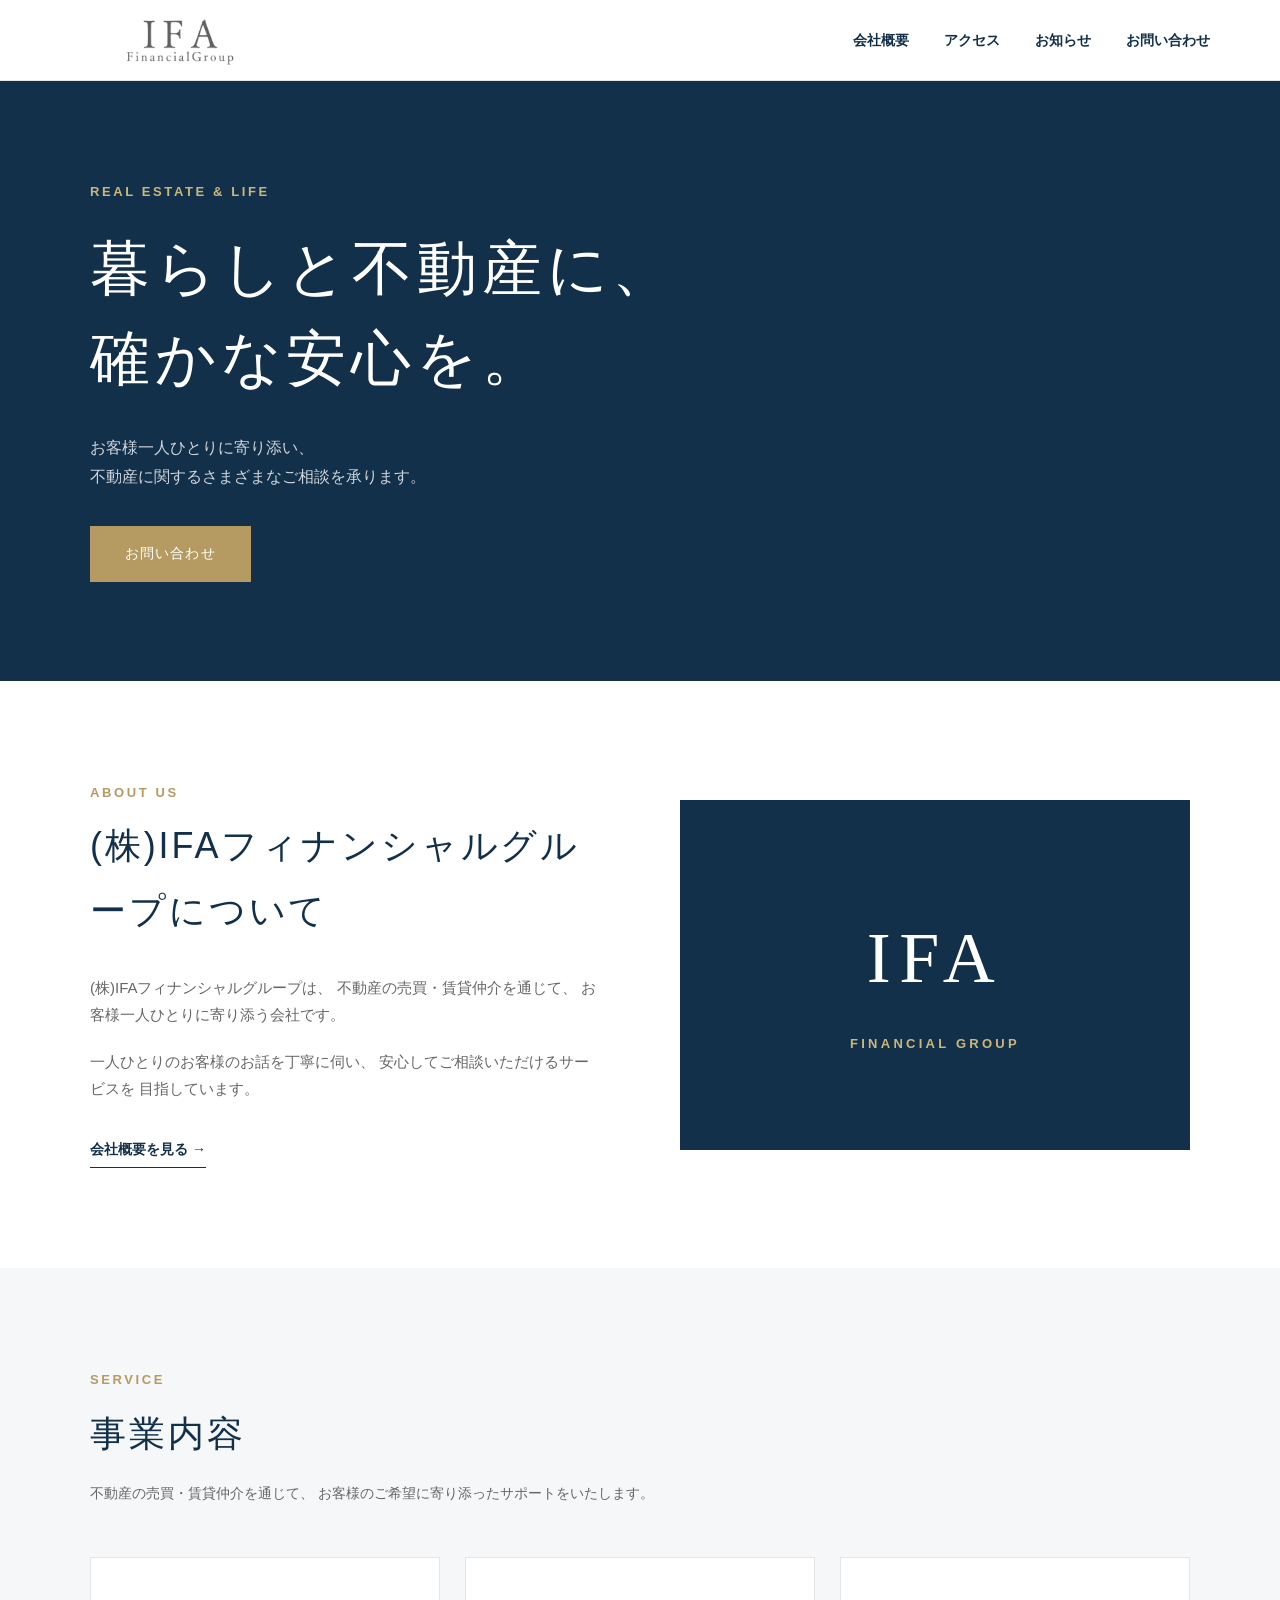
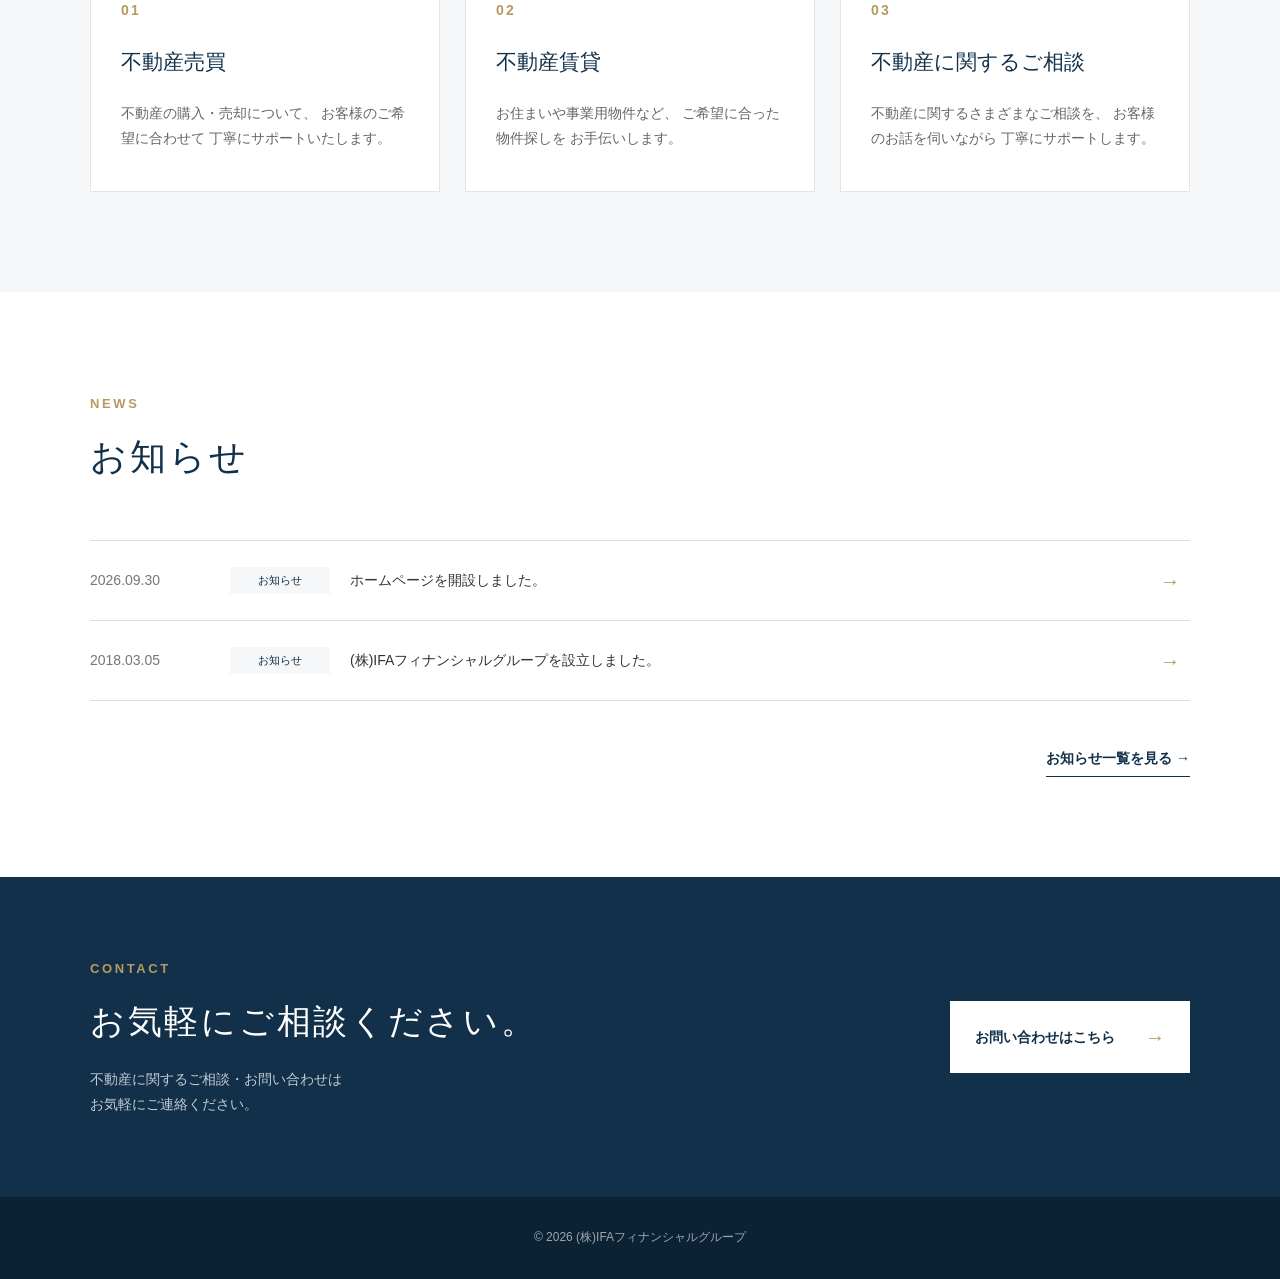
<file: index.html>
<!DOCTYPE html>
<html lang="ja">

<head>
    <meta charset="UTF-8">
    <meta name="viewport" content="width=device-width, initial-scale=1.0">

    <title>(株)IFAフィナンシャルグループ｜不動産</title>

    <link rel="stylesheet" href="css/style.css">
    <link rel="icon" type="image/png" href="favicon.png">
</head>

<body>

    <!-- ヘッダー -->
    <header class="header">

        <div class="header-inner">

            <!-- ロゴ -->
            <a href="index.html" class="logo">
                <img src="logo.png" alt="株式会社IFAフィナンシャルグループ">
            </a>


            <!-- ナビゲーション -->
            <nav class="nav">
                <ul>
                    <li><a href="company.html">会社概要</a></li>
                    <li><a href="access.html">アクセス</a></li>
                    <li><a href="news.html">お知らせ</a></li>
                    <li><a href="contact.html">お問い合わせ</a></li>
                </ul>
            </nav>

        </div>

    </header>


    <!-- メイン -->
    <main>

        <section class="hero">

            <div class="hero-inner">

                <p class="hero-label">REAL ESTATE &amp; LIFE</p>

                <h1>
                    暮らしと不動産に、<br>
                    確かな安心を。
                </h1>

                <p class="hero-text">
                    お客様一人ひとりに寄り添い、<br>
                    不動産に関するさまざまなご相談を承ります。
                </p>

                <a href="contact.html" class="button">
                    お問い合わせ
                </a>

            </div>

        </section>
        <!-- 会社紹介 -->
        <section class="about">

            <div class="about-inner">

                <div class="about-text">

                    <p class="section-label">
                        ABOUT US
                    </p>

                    <h2>
                        (株)IFAフィナンシャルグループについて
                    </h2>

                    <p>
                        (株)IFAフィナンシャルグループは、
                        不動産の売買・賃貸仲介を通じて、
                        お客様一人ひとりに寄り添う会社です。
                    </p>

                    <p>
                        一人ひとりのお客様のお話を丁寧に伺い、
                        安心してご相談いただけるサービスを
                        目指しています。
                    </p>

                    <a href="company.html" class="text-link">
                        会社概要を見る →
                    </a>

                </div>


               <div class="about-box">
    <div class="about-box-inner">
        <span>IFA</span>
        <p>FINANCIAL GROUP</p>
    </div>
</div>

            </div>

        </section>
        <!-- 事業内容 -->
        <section class="service">

            <div class="service-inner">

                <div class="section-heading">

                    <p class="section-label">
                        SERVICE
                    </p>

                    <h2>
                        事業内容
                    </h2>

                    <p>
                        不動産の売買・賃貸仲介を通じて、
                        お客様のご希望に寄り添ったサポートをいたします。
                    </p>

                </div>


                <div class="service-list">

                    <!-- 売買 -->
                    <article class="service-card">

                        <p class="service-number">
                            01
                        </p>

                        <h3>
                            不動産売買
                        </h3>

                        <p>
                            不動産の購入・売却について、
                            お客様のご希望に合わせて
                            丁寧にサポートいたします。
                        </p>

                    </article>


                    <!-- 賃貸 -->
                    <article class="service-card">

                        <p class="service-number">
                            02
                        </p>

                        <h3>
                            不動産賃貸
                        </h3>

                        <p>
                            お住まいや事業用物件など、
                            ご希望に合った物件探しを
                            お手伝いします。
                        </p>

                    </article>


                    <!-- 管理 -->
                    <article class="service-card">

                        <p class="service-number">
                            03
                        </p>

                        <h3>
                            不動産に関するご相談
                        </h3>

                        <p>
                            不動産に関するさまざまなご相談を、
                            お客様のお話を伺いながら
                            丁寧にサポートします。
                        </p>

                    </article>

                </div>

            </div>

        </section>
        <!-- お知らせ -->
        <section class="news">

            <div class="news-inner">

                <div class="section-heading">

                    <p class="section-label">
                        NEWS
                    </p>

                    <h2>
                        お知らせ
                    </h2>

                </div>


                <div class="news-list">

                    <a href="news.html" class="news-item">

                        <time datetime="2026-09-30">
                            2026.09.30
                        </time>

                        <span class="news-category">
                            お知らせ
                        </span>

                        <p>
                            ホームページを開設しました。
                        </p>

                        <span class="news-arrow">
                            →
                        </span>

                    </a>

                    <a href="news.html" class="news-item">

                        <time datetime="2018-03-05">
                            2018.03.05
                        </time>

                        <span class="news-category">
                            お知らせ
                        </span>

                        <p>
                            (株)IFAフィナンシャルグループを設立しました。
                        </p>

                        <span class="news-arrow">
                            →
                        </span>

                    </a>

                </div>


                <div class="news-more">

                    <a href="news.html" class="text-link">
                        お知らせ一覧を見る →
                    </a>

                </div>

            </div>

        </section>
        <!-- お問い合わせ -->
        <section class="contact">

            <div class="contact-inner">

                <div class="contact-text">

                    <p class="section-label">
                        CONTACT
                    </p>

                    <h2>
                        お気軽にご相談ください。
                    </h2>

                    <p>
                        不動産に関するご相談・お問い合わせは<br>
                        お気軽にご連絡ください。
                    </p>

                </div>


                <a href="contact.html" class="contact-button">
                    お問い合わせはこちら
                    <span>→</span>
                </a>

            </div>

        </section>

    </main>


    <!-- フッター -->
    <footer class="footer">

        <p>&copy; 2026 (株)IFAフィナンシャルグループ</p>

    </footer>

</body>

</html>
</file>
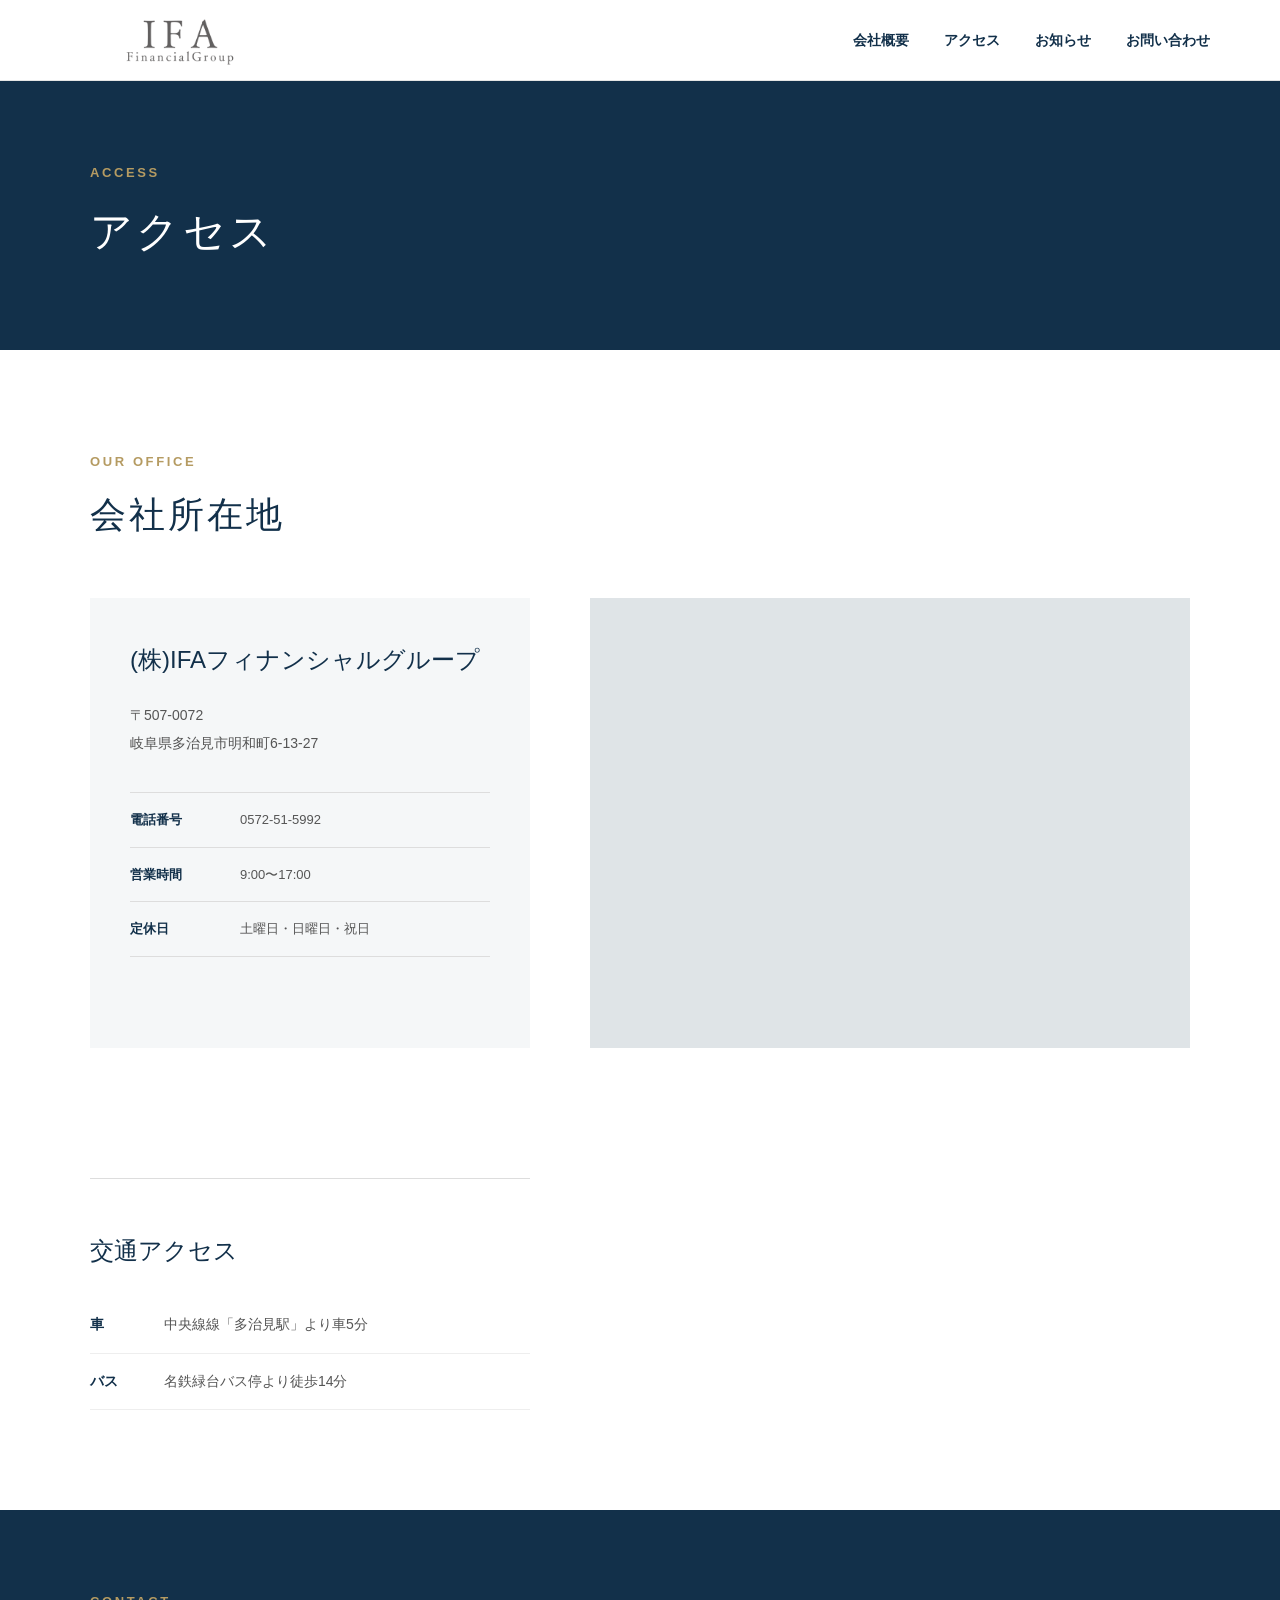
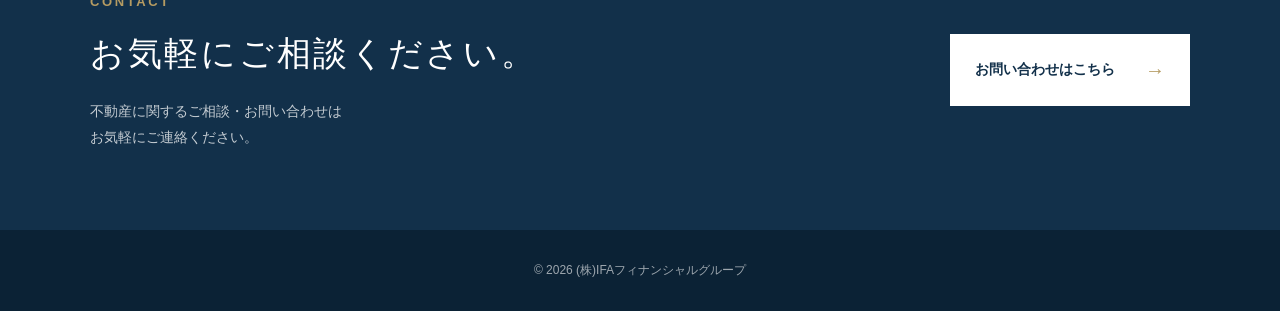
<file: access.html>
<!DOCTYPE html>
<html lang="ja">

<head>

    <meta charset="UTF-8">

    <meta name="viewport"
          content="width=device-width, initial-scale=1.0">

    <title>アクセス｜(株)IFAフィナンシャルグループ</title>

    <link rel="stylesheet" href="css/style.css">
    <link rel="icon" type="image/png" href="favicon.png">

</head>


<body>

    <!-- ヘッダー -->

    <header class="header">

        <div class="header-inner">

            <a href="index.html" class="logo">
    <img src="logo.png" alt="株式会社IFAフィナンシャルグループ">
</a>



            <nav class="nav">

                <ul>

                    <li>
                        <a href="company.html">
                            会社概要
                        </a>
                    </li>

                    <li>
                        <a href="access.html">
                            アクセス
                        </a>
                    </li>

                    <li>
                        <a href="news.html">
                            お知らせ
                        </a>
                    </li>

                    <li>
                        <a href="contact.html">
                            お問い合わせ
                        </a>
                    </li>

                </ul>

            </nav>

        </div>

    </header>


    <!-- メイン -->

    <main>

        <!-- ページタイトル -->

        <section class="page-header">

            <div class="page-header-inner">

                <p class="section-label">
                    ACCESS
                </p>

                <h1>
                    アクセス
                </h1>

            </div>

        </section>


        <!-- アクセス情報 -->

        <section class="access">

            <div class="access-inner">

                <div class="section-heading">

                    <p class="section-label">
                        OUR OFFICE
                    </p>

                    <h2>
                        会社所在地
                    </h2>

                </div>


                <div class="access-content">

                    <!-- 会社情報 -->

                    <div class="access-info">

                        <h3>
                            (株)IFAフィナンシャルグループ
                        </h3>

                        <p>
                            〒507-0072<br>
                            岐阜県多治見市明和町6-13-27
                        </p>


                        <dl>

                            <div>
                                <dt>電話番号</dt>
                                <dd>0572-51-5992</dd>
                            </div>

                            <div>
                                <dt>営業時間</dt>
                                <dd>9:00〜17:00</dd>
                            </div>

                            <div>
                                <dt>定休日</dt>
                                <dd>土曜日・日曜日・祝日</dd>
                            </div>

                        </dl>

                    </div>


                    <!-- 地図の仮エリア -->

                   <div class="map-placeholder">

    <iframe
        src="https://www.google.com/maps/embed?pb=!1m18!1m12!1m3!1d3253.8314206839605!2d137.10827391177477!3d35.35982977257884!2m3!1f0!2f0!3f0!3m2!1i1024!2i768!4f13.1!3m3!1m2!1s0x60036ba741036ac9%3A0x332faf86c6fa8196!2z44CSNTA3LTAwNzIg5bKQ6Zic55yM5aSa5rK76KaL5biC5piO5ZKM55S677yW5LiB55uuMTPiiJLvvJLvvJc!5e0!3m2!1sja!2sjp!4v1790832147980!5m2!1sja!2sjp"
        width="600"
        height="450"
        style="border:0;"
        allowfullscreen=""
        loading="lazy"
        referrerpolicy="strict-origin-when-cross-origin">
    </iframe>

</div>



                <!-- 交通アクセス -->

                <div class="transport">

                    <h3>
                        交通アクセス
                    </h3>

                    <ul>

                        <li>
                            <strong>車</strong>
                            中央線線「多治見駅」より車5分
                        </li>

                        <li>
                            <strong>バス</strong>
                            名鉄緑台バス停より徒歩14分
                        </li>

                    </ul>

                </div>

            </div>

        </section>


        <!-- お問い合わせ -->

        <section class="contact">

            <div class="contact-inner">

                <div class="contact-text">

                    <p class="section-label">
                        CONTACT
                    </p>

                    <h2>
                        お気軽にご相談ください。
                    </h2>

                    <p>
                        不動産に関するご相談・お問い合わせは<br>
                        お気軽にご連絡ください。
                    </p>

                </div>


                <a href="contact.html"
                   class="contact-button">

                    お問い合わせはこちら
                    <span>→</span>

                </a>

            </div>

        </section>

    </main>


    <!-- フッター -->

    <footer class="footer">

        <p>
            &copy; 2026 (株)IFAフィナンシャルグループ
        </p>

    </footer>

</body>

</html>
</file>
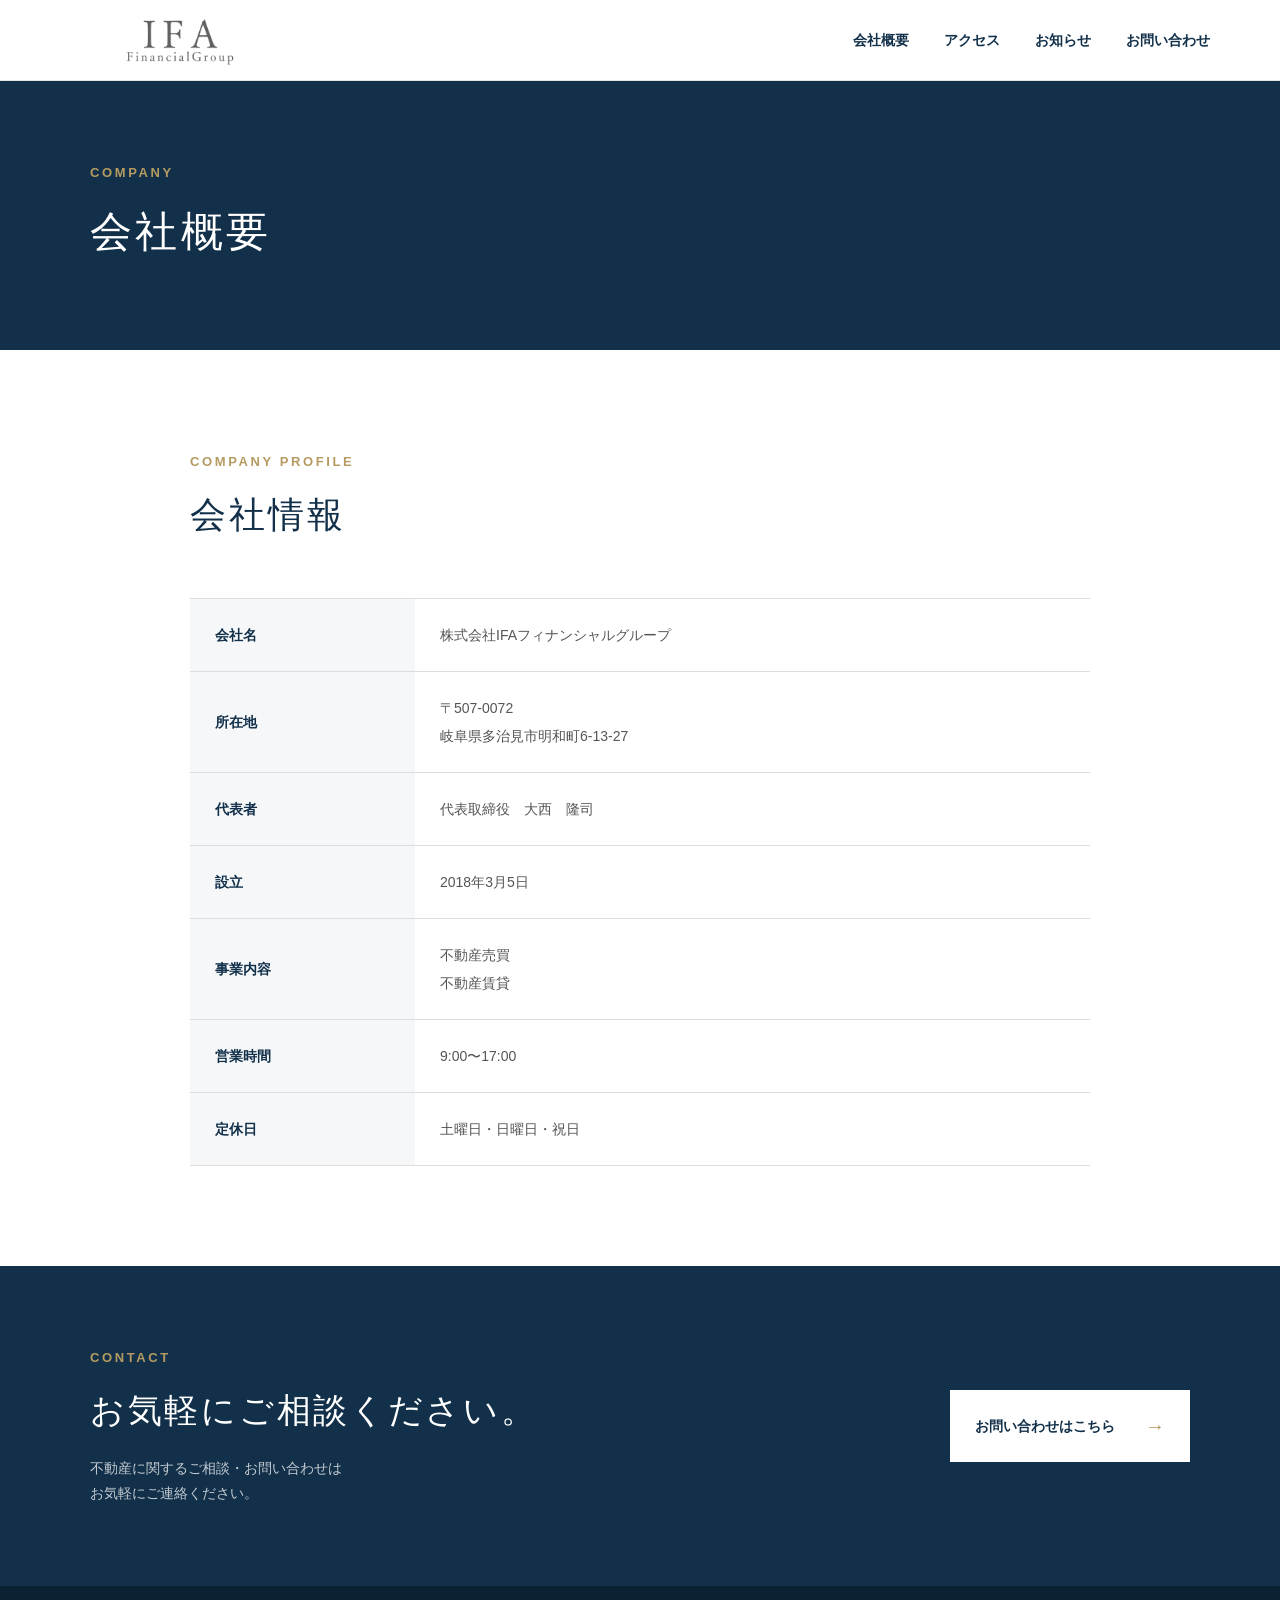
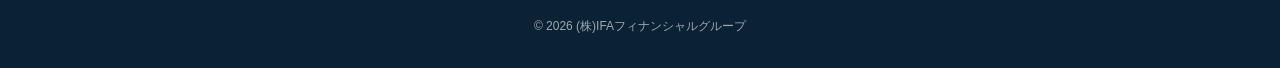
<file: company.html>
<!DOCTYPE html>
<html lang="ja">

<head>

    <meta charset="UTF-8">

    <meta name="viewport"
          content="width=device-width, initial-scale=1.0">

    <title>会社概要｜(株)IFAフィナンシャルグループ</title>

    <link rel="stylesheet" href="css/style.css">
    <link rel="icon" type="image/png" href="favicon.png">

</head>


<body>

    <!-- ヘッダー -->

    <header class="header">

        <div class="header-inner">

           <a href="index.html" class="logo">
    <img src="logo.png" alt="株式会社IFAフィナンシャルグループ">
</a>



            <nav class="nav">

                <ul>

                    <li>
                        <a href="company.html">
                            会社概要
                        </a>
                    </li>

                    <li>
                        <a href="access.html">
                            アクセス
                        </a>
                    </li>

                    <li>
                        <a href="news.html">
                            お知らせ
                        </a>
                    </li>

                    <li>
                        <a href="contact.html">
                            お問い合わせ
                        </a>
                    </li>

                </ul>

            </nav>

        </div>

    </header>


    <!-- メイン -->

    <main>

        <section class="page-header">

            <div class="page-header-inner">

                <p class="section-label">
                    COMPANY
                </p>

                <h1>
                    会社概要
                </h1>

            </div>

        </section>


        <section class="company">

            <div class="company-inner">

                <div class="section-heading">

                    <p class="section-label">
                        COMPANY PROFILE
                    </p>

                    <h2>
                        会社情報
                    </h2>

                </div>


                <table class="company-table">

                    <tr>
                        <th>会社名</th>
                        <td>株式会社IFAフィナンシャルグループ</td>
                    </tr>

                    <tr>
                        <th>所在地</th>
                        <td>
                            〒507-0072<br>
                            岐阜県多治見市明和町6-13-27
                        </td>
                    </tr>

                    <tr>
                        <th>代表者</th>
                        <td>代表取締役　大西　隆司</td>
                    </tr>

                    <tr>
                        <th>設立</th>
                        <td>2018年3月5日</td>
                    </tr>

                    <tr>
                        <th>事業内容</th>
                        <td>
                            不動産売買<br>
                            不動産賃貸<br>                    
                        </td>
                    </tr>

                    <tr>
                        <th>営業時間</th>
                        <td>
                            9:00〜17:00
                        </td>
                    </tr>

                    <tr>
                        <th>定休日</th>
                        <td>
                            土曜日・日曜日・祝日
                        </td>
                    </tr>

                </table>

            </div>

        </section>


        <!-- お問い合わせ -->

        <section class="contact">

            <div class="contact-inner">

                <div class="contact-text">

                    <p class="section-label">
                        CONTACT
                    </p>

                    <h2>
                        お気軽にご相談ください。
                    </h2>

                    <p>
                        不動産に関するご相談・お問い合わせは<br>
                        お気軽にご連絡ください。
                    </p>

                </div>


                <a href="contact.html"
                   class="contact-button">

                    お問い合わせはこちら
                    <span>→</span>

                </a>

            </div>

        </section>

    </main>


    <!-- フッター -->

    <footer class="footer">

        <p>
            &copy; 2026 (株)IFAフィナンシャルグループ
        </p>

    </footer>

</body>

</html>
</file>
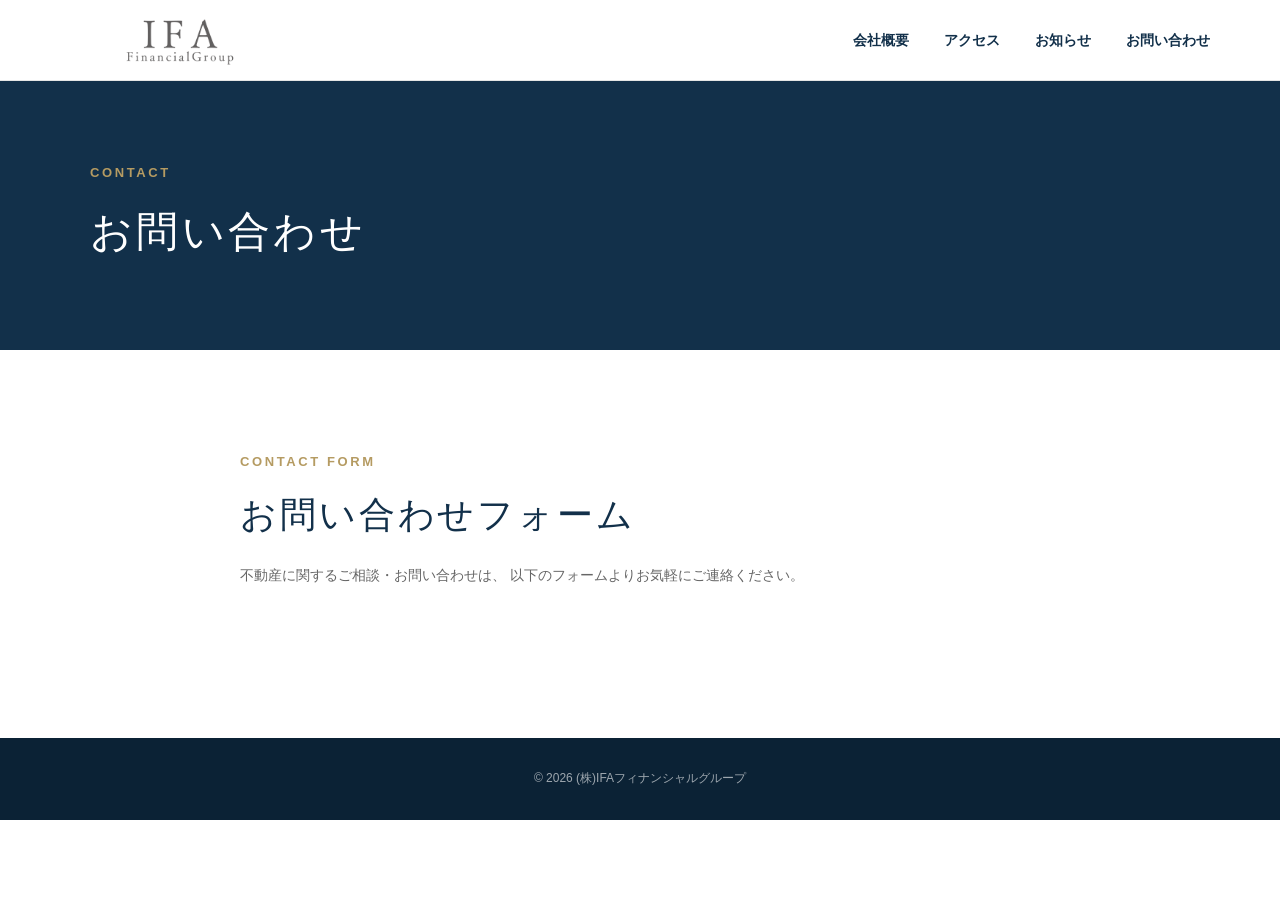
<file: contact.html>
<!DOCTYPE html>
<html lang="ja">

<head>

    <meta charset="UTF-8">

    <meta name="viewport"
          content="width=device-width, initial-scale=1.0">

    <title>お問い合わせ｜(株)IFAフィナンシャルグループ</title>

    <link rel="stylesheet" href="css/style.css">
    <link rel="icon" type="image/png" href="favicon.png">

</head>


<body>

    <!-- ヘッダー -->

    <header class="header">

        <div class="header-inner">

            <a href="index.html" class="logo">
    <img src="logo.png" alt="株式会社IFAフィナンシャルグループ">
</a>



            <nav class="nav">

                <ul>

                    <li>
                        <a href="company.html">
                            会社概要
                        </a>
                    </li>

                    <li>
                        <a href="access.html">
                            アクセス
                        </a>
                    </li>

                    <li>
                        <a href="news.html">
                            お知らせ
                        </a>
                    </li>

                    <li>
                        <a href="contact.html">
                            お問い合わせ
                        </a>
                    </li>

                </ul>

            </nav>

        </div>

    </header>


    <!-- メイン -->

    <main>

        <!-- ページタイトル -->

        <section class="page-header">

            <div class="page-header-inner">

                <p class="section-label">
                    CONTACT
                </p>

                <h1>
                    お問い合わせ
                </h1>

            </div>

        </section>


        <!-- お問い合わせフォーム -->

        <section class="contact-page">

            <div class="contact-page-inner">

                <div class="section-heading">

                    <p class="section-label">
                        CONTACT FORM
                    </p>

                    <h2>
                        お問い合わせフォーム
                    </h2>

                    <p>
                        不動産に関するご相談・お問い合わせは、
                        以下のフォームよりお気軽にご連絡ください。
                    </p>

                </div>


             <script src="https://sdk.form.run/js/v2/embed.js"></script>
<div
  class="formrun-embed"
  data-formrun-form="@yahoo-atp2a7kmldL45uQkatyQ"
  data-formrun-redirect="true"
></div>

            </div>

        </section>

    </main>


    <!-- フッター -->

    <footer class="footer">

        <p>
            &copy; 2026 (株)IFAフィナンシャルグループ
        </p>

    </footer>

</body>

</html>
</file>
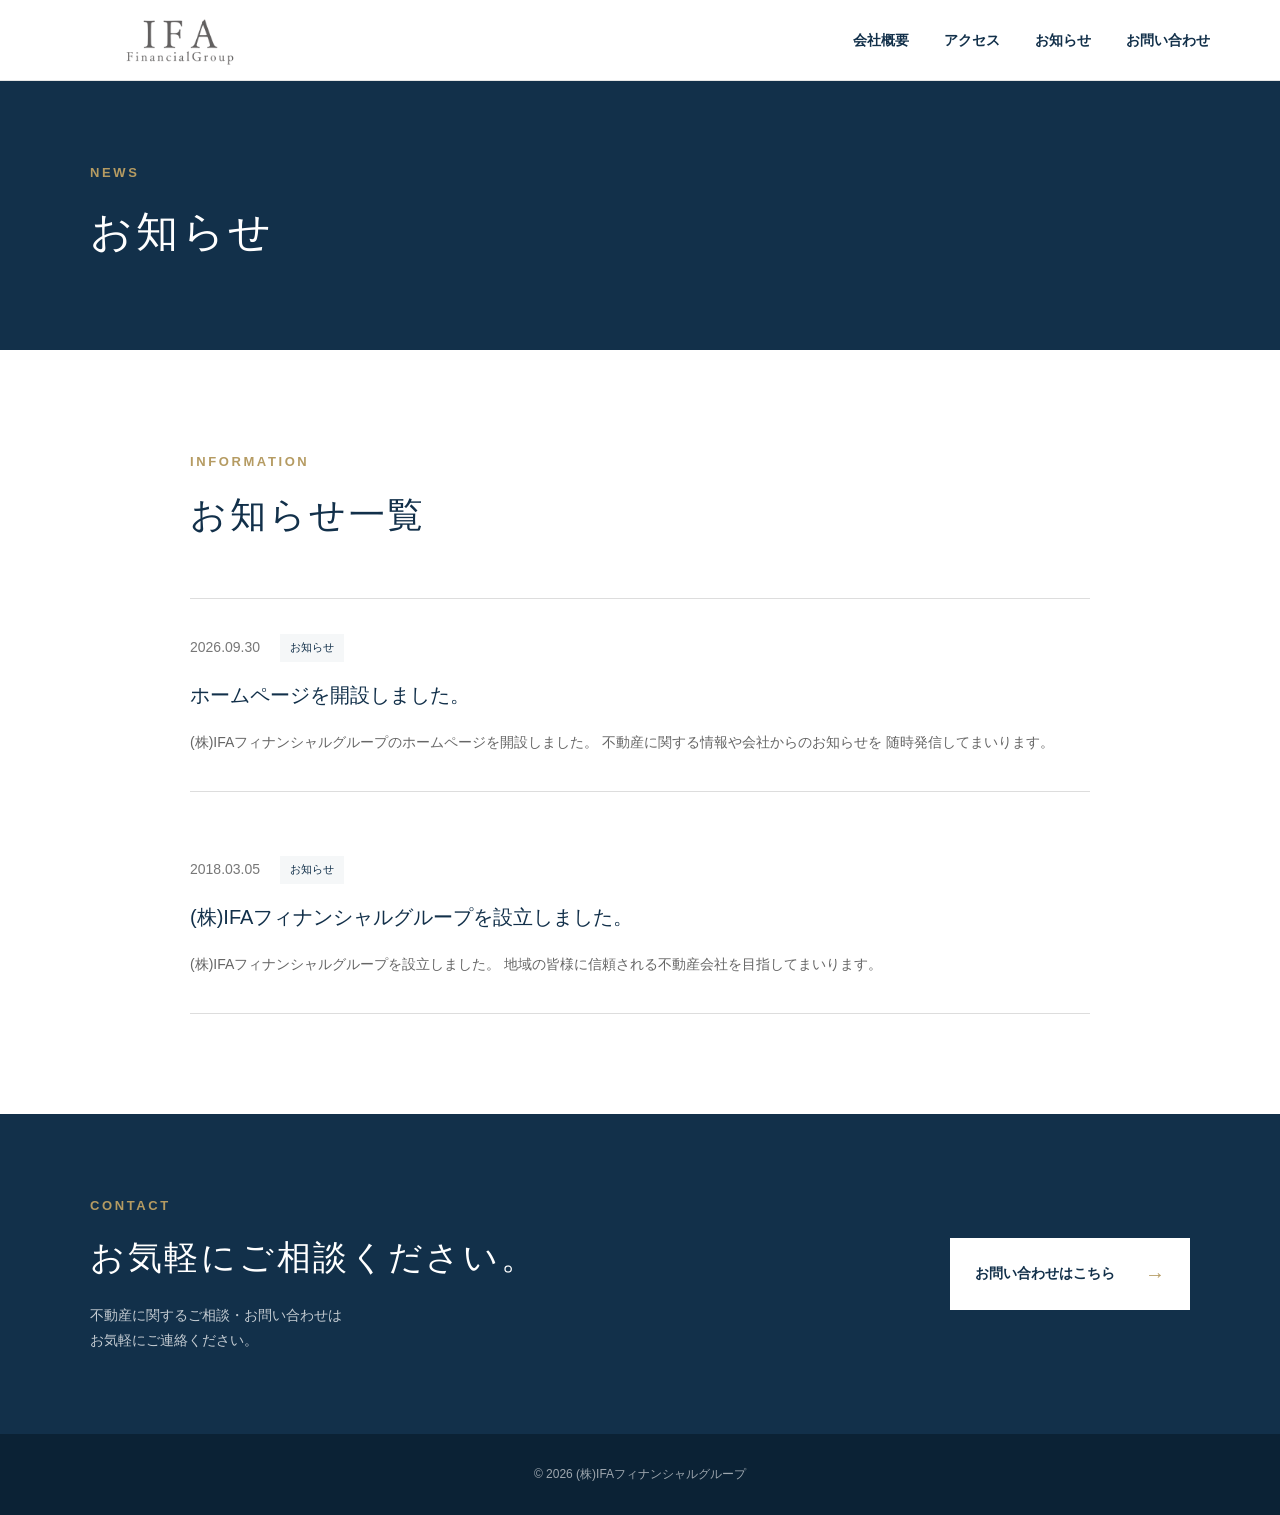
<file: news.html>
<!DOCTYPE html>
<html lang="ja">

<head>

    <meta charset="UTF-8">

    <meta name="viewport"
          content="width=device-width, initial-scale=1.0">

    <title>お知らせ｜(株)IFAフィナンシャルグループ</title>

    <link rel="stylesheet" href="css/style.css">
    <link rel="icon" type="image/png" href="favicon.png">

</head>


<body>

    <!-- ヘッダー -->

    <header class="header">

        <div class="header-inner">

            <a href="index.html" class="logo">
    <img src="logo.png" alt="株式会社IFAフィナンシャルグループ">
</a>



            <nav class="nav">

                <ul>

                    <li>
                        <a href="company.html">
                            会社概要
                        </a>
                    </li>

                    <li>
                        <a href="access.html">
                            アクセス
                        </a>
                    </li>

                    <li>
                        <a href="news.html">
                            お知らせ
                        </a>
                    </li>

                    <li>
                        <a href="contact.html">
                            お問い合わせ
                        </a>
                    </li>

                </ul>

            </nav>

        </div>

    </header>


    <!-- メイン -->

    <main>

        <!-- ページタイトル -->

        <section class="page-header">

            <div class="page-header-inner">

                <p class="section-label">
                    NEWS
                </p>

                <h1>
                    お知らせ
                </h1>

            </div>

        </section>


        <!-- お知らせ一覧 -->

        <section class="news-page">

            <div class="news-page-inner">

                <div class="section-heading">

                    <p class="section-label">
                        INFORMATION
                    </p>

                    <h2>
                        お知らせ一覧
                    </h2>

                </div>


                <div class="news-page-list">


                    <article class="news-page-item">

                        <div class="news-page-meta">

                            <time datetime="2026-09-30">
                                2026.09.30
                            </time>

                            <span class="news-category">
                                お知らせ
                            </span>

                        </div>

                        <h3>
                            ホームページを開設しました。
                        </h3>

                        <p>
                            (株)IFAフィナンシャルグループのホームページを開設しました。
                            不動産に関する情報や会社からのお知らせを
                            随時発信してまいります。
                        </p>

                    </article>
                    　  <article class="news-page-item">

                        <div class="news-page-meta">

                            <time datetime="2026-09-01">
                                2018.03.05
                            </time>

                            <span class="news-category">
                                お知らせ
                            </span>

                        </div>

                        <h3>
                            (株)IFAフィナンシャルグループを設立しました。
                        </h3>

                        <p>
                            (株)IFAフィナンシャルグループを設立しました。
                            地域の皆様に信頼される不動産会社を目指してまいります。
                        </p>

                    </article>


                </div>

            </div>

        </section>


        <!-- お問い合わせ -->

        <section class="contact">

            <div class="contact-inner">

                <div class="contact-text">

                    <p class="section-label">
                        CONTACT
                    </p>

                    <h2>
                        お気軽にご相談ください。
                    </h2>

                    <p>
                        不動産に関するご相談・お問い合わせは<br>
                        お気軽にご連絡ください。
                    </p>

                </div>


                <a href="contact.html"
                   class="contact-button">

                    お問い合わせはこちら
                    <span>→</span>

                </a>

            </div>

        </section>

    </main>


    <!-- フッター -->

    <footer class="footer">

        <p>
            &copy; 2026 (株)IFAフィナンシャルグループ
        </p>

    </footer>

</body>

</html>
</file>
<file: css/style.css>
/* =========================
   基本設定
========================= */

* {
    box-sizing: border-box;
    margin: 0;
    padding: 0;
}

body {
    color: #333;
    background-color: #fff;
    font-family:
        "Yu Gothic",
        "Hiragino Kaku Gothic ProN",
        Meiryo,
        sans-serif;
    line-height: 1.8;
}

a {
    color: inherit;
    text-decoration: none;
}

ul {
    list-style: none;
}


/* =========================
   ヘッダー
========================= */

.header {
    background-color: #fff;
    border-bottom: 1px solid #e5e5e5;
}

.header-inner {
    max-width: 1200px;
    height: 80px;
    margin: 0 auto;

    display: flex;
    align-items: center;
    justify-content: space-between;

    padding: 0 30px;
}


/* ロゴ */

.logo {
    display: flex;
    align-items: center;
    height: 80px;
}

.logo img {
    max-height: 55px;
    width: auto;
    display: block;
}


/* メニュー */

.nav ul {
    display: flex;
    align-items: center;
    gap: 35px;
}

.nav a {
    color: #12304a;
    font-size: 14px;
    font-weight: bold;

    transition: 0.3s;
}

.nav a:hover {
    color: #b59b62;
}


/* =========================
   メインビジュアル
========================= */

.hero {
    min-height: 600px;

    display: flex;
    align-items: center;

    background-color: #12304a;
}

.hero-inner {
    width: 1100px;
    max-width: 90%;
    margin: 0 auto;

    color: #fff;
}

.hero-label {
    margin-bottom: 20px;

    color: #cbb77c;
    font-size: 13px;
    font-weight: bold;
    letter-spacing: 0.2em;
}

.hero h1 {
    margin-bottom: 30px;

    font-size: 60px;
    font-weight: normal;
    line-height: 1.5;
    letter-spacing: 0.08em;
}

.hero-text {
    margin-bottom: 35px;

    color: rgba(255, 255, 255, 0.8);
}


/* ボタン */

.button {
    display: inline-block;

    padding: 15px 35px;

    color: #fff;
    background-color: #b59b62;

    font-size: 14px;
    letter-spacing: 0.08em;

    transition: 0.3s;
}

.button:hover {
    background-color: #9d844e;
}


/* =========================
   フッター
========================= */

.footer {
    padding: 30px;

    color: rgba(255, 255, 255, 0.6);
    background-color: #0b2235;

    text-align: center;
    font-size: 12px;
}
/* =========================
   会社紹介
========================= */

.about {
    padding: 100px 0;
    background-color: #fff;
}

.about-inner {
    width: 1100px;
    max-width: 90%;
    margin: 0 auto;

    display: grid;
    grid-template-columns: 1fr 1fr;
    gap: 80px;

    align-items: center;
}

.section-label {
    margin-bottom: 10px;

    color: #b59b62;
    font-size: 13px;
    font-weight: bold;
    letter-spacing: 0.2em;
}

.about-text h2 {
    margin-bottom: 30px;

    color: #12304a;
    font-size: 36px;
    font-weight: normal;
    letter-spacing: 0.08em;
}

.about-text p:not(.section-label) {
    margin-bottom: 20px;

    color: #666;
    font-size: 15px;
}

.text-link {
    display: inline-block;

    margin-top: 15px;
    padding-bottom: 5px;

    color: #12304a;

    border-bottom: 1px solid #12304a;

    font-size: 14px;
    font-weight: bold;
}

.text-link:hover {
    color: #b59b62;
    border-color: #b59b62;
}


/* TOの仮画像 */

.about-box {
    min-height: 350px;

    display: flex;
    align-items: center;
    justify-content: center;

    color: #fff;
    background-color: #12304a;
}

.about-box-inner {
    text-align: center;
}

.about-box-inner span {
    display: block;

    color: #fff;

    font-family: Georgia, serif;
    font-size: 72px;
    font-weight: normal;
    letter-spacing: 0.12em;
}

.about-box-inner p {
    margin-top: 8px;

    color: #cbb77c;

    font-size: 13px;
    font-weight: bold;
    letter-spacing: 0.25em;
}

/* =========================
   事業内容
========================= */

.service {
    padding: 100px 0;

    background-color: #f5f7f8;
}

.service-inner {
    width: 1100px;
    max-width: 90%;
    margin: 0 auto;
}


/* 見出し */

.section-heading {
    margin-bottom: 50px;
}

.section-heading h2 {
    margin-bottom: 15px;

    color: #12304a;
    font-size: 36px;
    font-weight: normal;
    letter-spacing: 0.08em;
}

.section-heading > p:last-child {
    color: #666;
    font-size: 14px;
}


/* 3つのカード */

.service-list {
    display: grid;
    grid-template-columns: repeat(3, 1fr);
    gap: 25px;
}

.service-card {
    padding: 40px 30px;

    background-color: #fff;
    border: 1px solid #e5e5e5;

    transition: 0.3s;
}

.service-card:hover {
    transform: translateY(-5px);

    box-shadow:
        0 10px 30px rgba(18, 48, 74, 0.08);
}


/* 番号 */

.service-number {
    margin-bottom: 20px;

    color: #b59b62;
    font-size: 14px;
    font-weight: bold;
    letter-spacing: 0.15em;
}


/* タイトル */

.service-card h3 {
    margin-bottom: 20px;

    color: #12304a;
    font-size: 21px;
    font-weight: normal;
}


/* 説明 */

.service-card p:last-child {
    color: #666;
    font-size: 14px;
}
/* =========================
   お知らせ
========================= */

.news {
    padding: 100px 0;

    background-color: #fff;
}

.news-inner {
    width: 1100px;
    max-width: 90%;
    margin: 0 auto;
}


/* お知らせ一覧 */

.news-list {
    border-top: 1px solid #ddd;
}

.news-item {
    min-height: 80px;

    display: grid;
    grid-template-columns: 120px 100px 1fr 30px;

    align-items: center;
    gap: 20px;

    border-bottom: 1px solid #ddd;

    transition: 0.3s;
}

.news-item:hover {
    color: #b59b62;
}


/* 日付 */

.news-item time {
    color: #777;
    font-size: 14px;
}


/* カテゴリー */

.news-category {
    display: inline-block;

    padding: 4px 10px;

    color: #12304a;
    background-color: #f5f7f8;

    font-size: 11px;
    text-align: center;
}


/* タイトル */

.news-item p {
    font-size: 14px;
}


/* 矢印 */

.news-arrow {
    color: #b59b62;
    font-size: 20px;
}


/* 一覧ボタン */

.news-more {
    margin-top: 30px;

    text-align: right;
}
/* =========================
   お問い合わせ
========================= */

.contact {
    padding: 80px 0;

    color: #fff;
    background-color: #12304a;
}

.contact-inner {
    width: 1100px;
    max-width: 90%;
    margin: 0 auto;

    display: flex;
    align-items: center;
    justify-content: space-between;

    gap: 50px;
}

.contact h2 {
    margin-bottom: 15px;

    font-size: 34px;
    font-weight: normal;
    letter-spacing: 0.08em;
}

.contact-text > p:last-child {
    color: rgba(255, 255, 255, 0.75);
    font-size: 14px;
}


/* お問い合わせボタン */

.contact-button {
    display: flex;
    align-items: center;
    justify-content: space-between;

    min-width: 240px;

    padding: 18px 25px;

    color: #12304a;
    background-color: #fff;

    font-size: 14px;
    font-weight: bold;

    transition: 0.3s;
}

.contact-button span {
    color: #b59b62;
    font-size: 20px;
}

.contact-button:hover {
    color: #fff;
    background-color: #b59b62;
}

.contact-button:hover span {
    color: #fff;
}

/* =========================
   下層ページ ヘッダー
========================= */

.page-header {
    padding: 80px 0;

    color: #fff;
    background-color: #12304a;
}

.page-header-inner {
    width: 1100px;
    max-width: 90%;
    margin: 0 auto;
}

.page-header h1 {
    font-size: 42px;
    font-weight: normal;
    letter-spacing: 0.08em;
}


/* =========================
   会社概要
========================= */

.company {
    padding: 100px 0;
    background-color: #fff;
}

.company-inner {
    width: 900px;
    max-width: 90%;
    margin: 0 auto;
}


/* 会社情報テーブル */

.company-table {
    width: 100%;

    border-collapse: collapse;

    border-top: 1px solid #ddd;
}

.company-table th,
.company-table td {
    padding: 22px 25px;

    border-bottom: 1px solid #ddd;

    text-align: left;

    font-size: 14px;
}

.company-table th {
    width: 25%;

    color: #12304a;
    background-color: #f5f7f8;

    font-weight: bold;
}

.company-table td {
    color: #555;
    line-height: 2;
}
/* =========================
   アクセス
========================= */

.access {
    padding: 100px 0;

    background-color: #fff;
}

.access-inner {
    width: 1100px;
    max-width: 90%;
    margin: 0 auto;
}


/* アクセス情報 */

.access-content {
    display: grid;
    grid-template-columns: 1fr 1fr;

    gap: 60px;

    align-items: stretch;
}


/* 会社情報 */

.access-info {
    padding: 40px;

    background-color: #f5f7f8;
}

.access-info h3 {
    margin-bottom: 20px;

    color: #12304a;
    font-size: 24px;
    font-weight: normal;
}

.access-info > p {
    margin-bottom: 35px;

    color: #555;
    font-size: 14px;
    line-height: 2;
}


/* 電話・営業時間など */

.access-info dl {
    border-top: 1px solid #ddd;
}

.access-info dl > div {
    display: grid;
    grid-template-columns: 110px 1fr;

    padding: 15px 0;

    border-bottom: 1px solid #ddd;
}

.access-info dt {
    color: #12304a;
    font-weight: bold;
    font-size: 13px;
}

.access-info dd {
    color: #555;
    font-size: 13px;
}


/* 地図 */

.map-placeholder {
    min-height: 380px;

    display: flex;
    align-items: center;
    justify-content: center;

    color: #fff;
    background-color: #dfe4e7;

    text-align: center;
}

.map-placeholder span {
    display: block;

    margin-bottom: 10px;

    color: #12304a;

    font-family: Georgia, serif;
    font-size: 50px;
    letter-spacing: 0.1em;
}

.map-placeholder p {
    color: #6d747a;
    font-size: 13px;
}


/* 交通アクセス */

.transport {
    margin-top: 70px;

    padding-top: 50px;

    border-top: 1px solid #ddd;
}

.transport h3 {
    margin-bottom: 25px;

    color: #12304a;
    font-size: 24px;
    font-weight: normal;
}

.transport li {
    padding: 15px 0;

    border-bottom: 1px solid #eee;

    color: #555;
    font-size: 14px;
}

.transport strong {
    display: inline-block;

    width: 70px;

    color: #12304a;
}
/* =========================
   お知らせページ
========================= */

.news-page {
    padding: 100px 0;

    background-color: #fff;
}

.news-page-inner {
    width: 900px;
    max-width: 90%;
    margin: 0 auto;
}


/* お知らせ一覧 */

.news-page-list {
    border-top: 1px solid #ddd;
}

.news-page-item {
    padding: 35px 0;

    border-bottom: 1px solid #ddd;
}


/* 日付・カテゴリー */

.news-page-meta {
    display: flex;
    align-items: center;

    gap: 20px;

    margin-bottom: 15px;
}

.news-page-meta time {
    color: #777;
    font-size: 14px;
}


/* タイトル */

.news-page-item h3 {
    margin-bottom: 15px;

    color: #12304a;
    font-size: 20px;
    font-weight: normal;
}


/* 本文 */

.news-page-item p {
    color: #666;
    font-size: 14px;
    line-height: 2;
}
/* =========================
   お問い合わせページ
========================= */

.contact-page {
    padding: 100px 0;

    background-color: #fff;
}

.contact-page-inner {
    width: 800px;
    max-width: 90%;
    margin: 0 auto;
}


/* 説明文 */

.contact-page .section-heading {
    margin-bottom: 50px;
}

.contact-page .section-heading > p:last-child {
    color: #666;
    font-size: 14px;
}


/* フォーム */

.contact-form {
    border-top: 1px solid #ddd;
}


/* 各項目 */

.form-item {
    padding: 25px 0;

    border-bottom: 1px solid #ddd;
}

.form-item label {
    display: block;

    margin-bottom: 10px;

    color: #12304a;

    font-size: 14px;
    font-weight: bold;
}

.form-item label span {
    display: inline-block;

    margin-left: 8px;
    padding: 2px 7px;

    color: #fff;
    background-color: #b59b62;

    font-size: 10px;
    font-weight: normal;
}


/* 入力欄 */

.form-item input,
.form-item textarea {
    width: 100%;

    padding: 14px 15px;

    color: #333;
    background-color: #f7f8f9;

    border: 1px solid #ddd;
    border-radius: 0;

    font-family: inherit;
    font-size: 14px;

    outline: none;

    transition: 0.3s;
}

.form-item input:focus,
.form-item textarea:focus {
    background-color: #fff;

    border-color: #12304a;
}

.form-item textarea {
    resize: vertical;
}


/* 個人情報の説明 */

.privacy-note {
    margin-top: 30px;

    color: #777;

    font-size: 12px;
    line-height: 1.8;
}


/* 送信ボタン */

.form-submit {
    margin-top: 35px;

    text-align: center;
}

.form-submit button {
    min-width: 240px;

    padding: 17px 30px;

    color: #fff;
    background-color: #12304a;

    border: none;

    font-family: inherit;
    font-size: 14px;
    font-weight: bold;

    cursor: pointer;

    transition: 0.3s;
}

.form-submit button span {
    margin-left: 20px;

    color: #b59b62;
    font-size: 18px;
}

.form-submit button:hover {
    background-color: #b59b62;
}
/* =========================
   スマートフォン対応
   ========================= */

/* =========================
   スマートフォン対応
========================= */

@media (max-width: 768px) {

    body {
        font-size: 14px;
    }

    /* ヘッダー */
    .header-inner {
        height: auto;
        min-height: 70px;
        padding: 15px 20px;
        flex-direction: column;
        gap: 10px;
    }

    .logo {
    font-size: 20px;
　  }

    .logo img {
    width: 140px;
    height: auto;
　　}


    .nav ul {
        gap: 14px;
        flex-wrap: wrap;
        justify-content: center;
    }

    .nav a {
        font-size: 12px;
    }


    /* メインビジュアル */
    .hero {
        min-height: 430px;
    }

    .hero-inner {
        max-width: 90%;
    }

    .hero-label {
        margin-bottom: 12px;
        font-size: 11px;
    }

    .hero h1 {
        margin-bottom: 20px;
        font-size: 34px;
        line-height: 1.4;
    }

    .hero-text {
        margin-bottom: 25px;
        font-size: 14px;
    }

    .button {
        padding: 13px 25px;
        font-size: 13px;
    }


    /* 共通セクション */
    .about,
    .service,
    .news,
    .company,
    .access,
    .news-page,
    .contact-page {
        padding: 60px 0;
    }


    /* 会社紹介 */
    .about-inner {
        display: block;
        max-width: 90%;
    }

    .about-text {
        margin-bottom: 40px;
    }

    .about-text h2 {
        margin-bottom: 20px;
        font-size: 28px;
    }

    .about-box {
        min-height: 250px;
    }

    .about-box span {
        font-size: 70px;
    }


    /* 見出し */
    .section-heading {
        margin-bottom: 35px;
    }

    .section-heading h2 {
        font-size: 28px;
    }


    /* 事業内容 */
    .service-inner {
        max-width: 90%;
    }

    .service-list {
        grid-template-columns: 1fr;
        gap: 15px;
    }

    .service-card {
        padding: 30px 25px;
    }


    /* お知らせ */
    .news-inner {
        max-width: 90%;
    }

    .news-item {
        grid-template-columns: 85px 70px 1fr;
        gap: 10px;
        min-height: 65px;
    }

    .news-item time {
        font-size: 12px;
    }

    .news-category {
        padding: 3px 5px;
        font-size: 10px;
    }

    .news-item p {
        font-size: 13px;
    }

    .news-arrow {
        display: none;
    }


    /* お問い合わせ */
    .contact {
        padding: 60px 0;
    }

    .contact-inner {
        display: block;
        max-width: 90%;
    }

    .contact-text {
        margin-bottom: 30px;
    }

    .contact h2 {
        font-size: 28px;
    }

    .contact-button {
        min-width: 0;
        width: 100%;
    }


    /* 下層ページタイトル */
    .page-header {
        padding: 55px 0;
    }

    .page-header-inner {
        max-width: 90%;
    }

    .page-header h1 {
        font-size: 32px;
    }


    /* 会社概要 */
    .company-inner {
        max-width: 90%;
    }

    .company-table th,
    .company-table td {
        padding: 15px 12px;
        font-size: 13px;
    }

    .company-table th {
        width: 30%;
    }


    /* アクセス */
    .access-inner {
        max-width: 90%;
    }

    .access-content {
        grid-template-columns: 1fr;
        gap: 20px;
    }

    .access-info {
        padding: 25px;
    }

    .map-placeholder {
        min-height: 280px;
    }

    .transport {
        margin-top: 45px;
        padding-top: 35px;
    }


    /* お知らせページ */
    .news-page-inner {
        max-width: 90%;
    }

    .news-page-item {
        padding: 25px 0;
    }

    .news-page-item h3 {
        font-size: 18px;
    }

    .news-page-meta {
        gap: 10px;
    }


    /* お問い合わせページ */
    .contact-page-inner {
        max-width: 90%;
    }

    .contact-page .section-heading {
        margin-bottom: 35px;
    }

}
/* Googleマップ スマホ対応 */
@media (max-width: 768px) {

    .map-placeholder iframe {
        width: 100%;
        height: 280px;
    }

}
/* IFAロゴエリア */
.about-box-inner {
    text-align: center;
}

.about-box-inner span {
    display: block;
    color: #ffffff;
    font-family: Georgia, serif;
    font-size: 72px;
    font-weight: normal;
    letter-spacing: 0.12em;
}

.about-box-inner p {
    margin-top: 8px;
    color: #cbb77c;
    font-size: 13px;
    font-weight: bold;
    letter-spacing: 0.25em;
}
</file>
